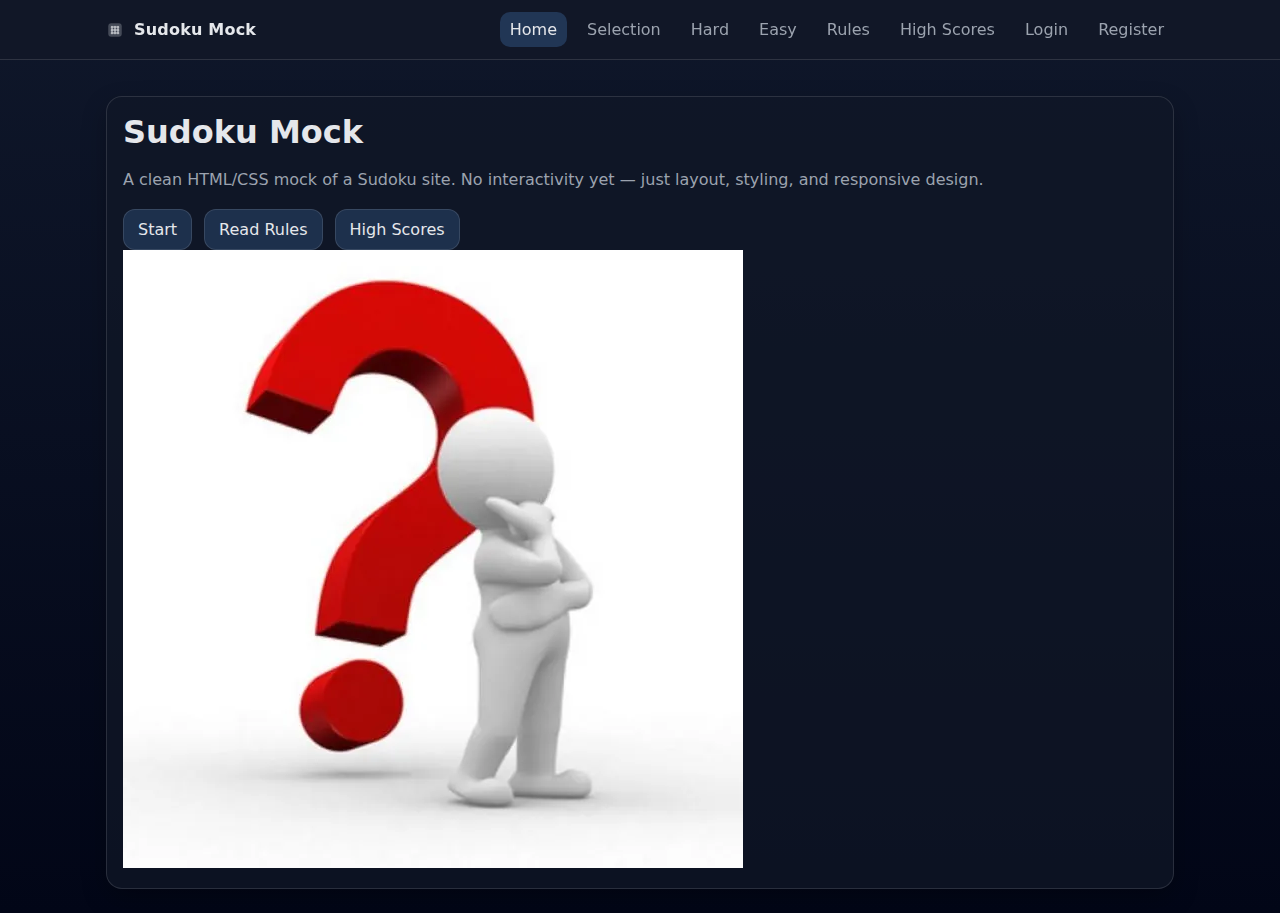
<file: index.html>
<!doctype html>
<html lang="en">
<head>
  <meta charset="UTF-8" />
  <meta name="viewport" content="width=device-width, initial-scale=1.0" />
  <title>Sudoku Mock</title>
  <link rel="preconnect" href="https://fonts.googleapis.com">
  <link rel="preconnect" href="https://fonts.gstatic.com" crossorigin>
  <link href="https://fonts.googleapis.com/css2?family=Inter:wght@400;600;700&display=swap" rel="stylesheet">

  <link rel="stylesheet" href="css/global.css" />
</head>
<body>
  <header class="site-header">
    <nav class="nav">
      <a class="brand" href="../">
        <svg width="18" height="18" viewBox="0 0 24 24" aria-hidden="true">
            <rect x="3" y="3" width="18" height="18" rx="4" fill="currentColor" opacity="0.25"></rect>
            <path d="M7 8h10M7 12h10M7 16h10M8 7v10M12 7v10M16 7v10"stroke="currentColor" stroke-width="1.5" stroke-linecap="round" opacity="0.9"></path>
        </svg>
        <span>Sudoku Mock</span>
      </a>
      <ul class="nav-links">
        <li><a class="active" href="./">Home</a></li>
        <li><a href="selection/">Selection</a></li>
        <li><a href="game_hard/">Hard</a></li>
        <li><a href="game_easy/">Easy</a></li>
        <li><a href="rules/">Rules</a></li>
        <li><a href="high_scores/">High Scores</a></li>
        <li><a href="login/">Login</a></li>
        <li><a href="register/">Register</a></li>
      </ul>
    </nav>
  </header>

  <main>
    <div class="card">
      <h1>Sudoku Mock</h1>
      <p>
        A clean HTML/CSS mock of a Sudoku site. No interactivity yet — just layout, styling, and responsive design.
      </p>

      <div style="display:flex; gap:12px; flex-wrap:wrap; margin-top:12px;">
        <a class="btn" href="selection/">Start</a>
        <a class="btn" href="rules/">Read Rules</a>
        <a class="btn" href="high-scores/">High Scores</a>
      </div>

      <img
      src="assets/img/sudoku_img.webp"
      alt="Sudoku board preview"
      class="home-image"
      />
    </div>
  </main>
</body>
</html>
</file>
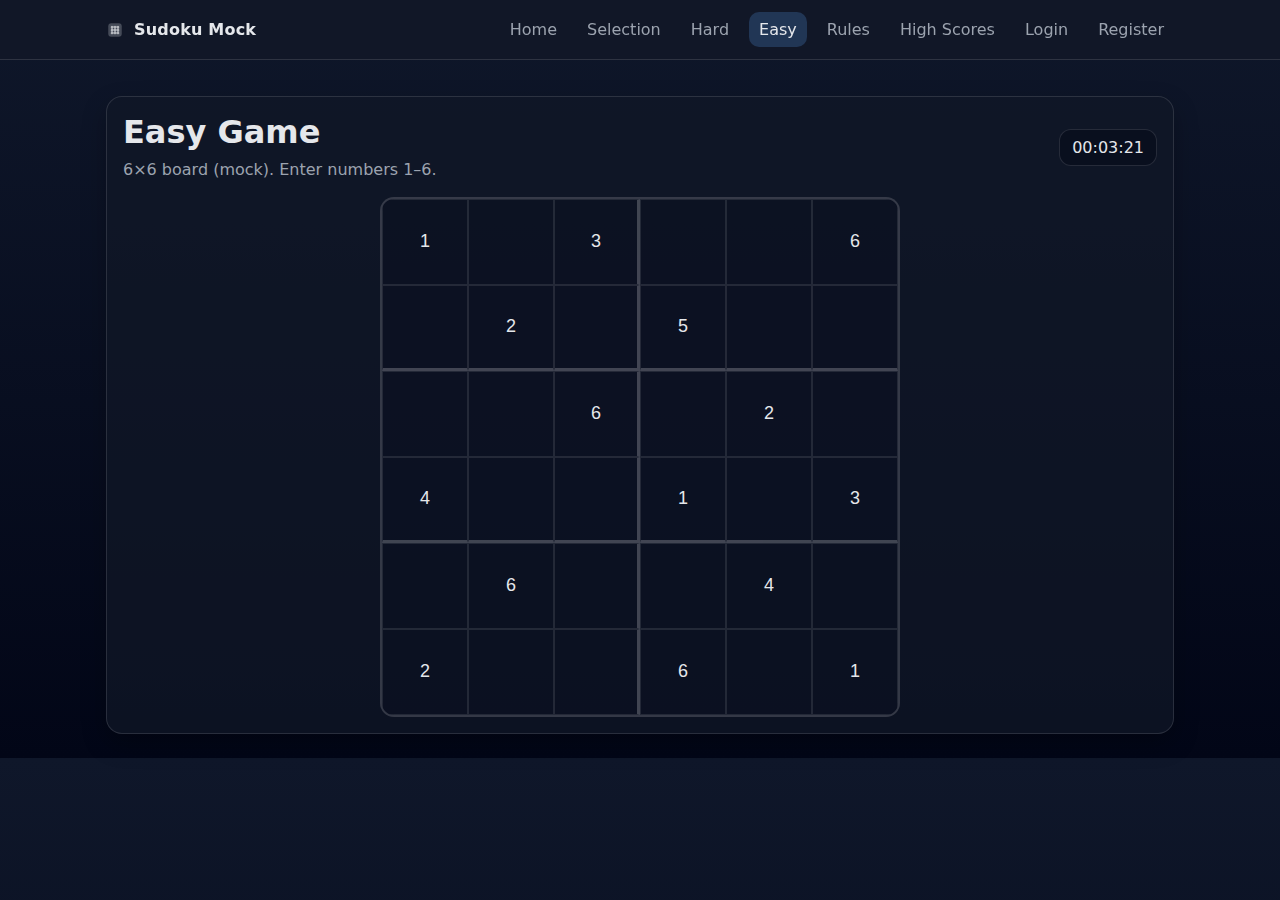
<file: game_easy/index.html>
<!doctype html>
<html lang="en">
<head>
  <meta charset="UTF-8" />
  <meta name="viewport" content="width=device-width, initial-scale=1.0" />
  <title>Easy Game | Sudoku Mock</title>
  <link rel="preconnect" href="https://fonts.googleapis.com">
  <link rel="preconnect" href="https://fonts.gstatic.com" crossorigin>
  <link href="https://fonts.googleapis.com/css2?family=Inter:wght@400;600;700&display=swap" rel="stylesheet">

  <link rel="stylesheet" href="../css/global.css" />
</head>
<body>
  <header class="site-header">
    <nav class="nav">
      <a class="brand" href="../">
        <svg width="18" height="18" viewBox="0 0 24 24" aria-hidden="true">
            <rect x="3" y="3" width="18" height="18" rx="4" fill="currentColor" opacity="0.25"></rect>
            <path d="M7 8h10M7 12h10M7 16h10M8 7v10M12 7v10M16 7v10"stroke="currentColor" stroke-width="1.5" stroke-linecap="round" opacity="0.9"></path>
        </svg>
        <span>Sudoku Mock</span>
      </a>
      <ul class="nav-links">
        <li><a href="../">Home</a></li>
        <li><a href="../selection/">Selection</a></li>
        <li><a href="../game_hard/">Hard</a></li>
        <li><a class="active" href="../game_easy/">Easy</a></li>
        <li><a href="../rules/">Rules</a></li>
        <li><a href="../high_scores/">High Scores</a></li>
        <li><a href="../login/">Login</a></li>
        <li><a href="../register/">Register</a></li>
      </ul>
    </nav>
  </header>

  <main>
    <div class="card">
      <div class="game-top">
        <div>
          <h1 style="margin-bottom: 6px;">Easy Game</h1>
          <p style="margin: 0;">6×6 board (mock). Enter numbers 1–6.</p>
        </div>
        <span class="timer">00:03:21</span>
      </div>

      <div class="board board-6" aria-label="6 by 6 Sudoku board">
        <div class="row">
          <input class="cell" type="number" min="1" max="6" value="1" />
          <input class="cell" type="number" min="1" max="6" />
          <input class="cell" type="number" min="1" max="6" value="3" />
          <input class="cell" type="number" min="1" max="6" />
          <input class="cell" type="number" min="1" max="6" />
          <input class="cell" type="number" min="1" max="6" value="6" />
        </div>
        <div class="row">
          <input class="cell" type="number" min="1" max="6" />
          <input class="cell" type="number" min="1" max="6" value="2" />
          <input class="cell" type="number" min="1" max="6" />
          <input class="cell" type="number" min="1" max="6" value="5" />
          <input class="cell" type="number" min="1" max="6" />
          <input class="cell" type="number" min="1" max="6" />
        </div>
        <div class="row">
          <input class="cell" type="number" min="1" max="6" />
          <input class="cell" type="number" min="1" max="6" />
          <input class="cell" type="number" min="1" max="6" value="6" />
          <input class="cell" type="number" min="1" max="6" />
          <input class="cell" type="number" min="1" max="6" value="2" />
          <input class="cell" type="number" min="1" max="6" />
        </div>
        <div class="row">
          <input class="cell" type="number" min="1" max="6" value="4" />
          <input class="cell" type="number" min="1" max="6" />
          <input class="cell" type="number" min="1" max="6" />
          <input class="cell" type="number" min="1" max="6" value="1" />
          <input class="cell" type="number" min="1" max="6" />
          <input class="cell" type="number" min="1" max="6" value="3" />
        </div>
        <div class="row">
          <input class="cell" type="number" min="1" max="6" />
          <input class="cell" type="number" min="1" max="6" value="6" />
          <input class="cell" type="number" min="1" max="6" />
          <input class="cell" type="number" min="1" max="6" />
          <input class="cell" type="number" min="1" max="6" value="4" />
          <input class="cell" type="number" min="1" max="6" />
        </div>
        <div class="row">
          <input class="cell" type="number" min="1" max="6" value="2" />
          <input class="cell" type="number" min="1" max="6" />
          <input class="cell" type="number" min="1" max="6" />
          <input class="cell" type="number" min="1" max="6" value="6" />
          <input class="cell" type="number" min="1" max="6" />
          <input class="cell" type="number" min="1" max="6" value="1" />
        </div>
      </div>
    </div>
  </main>
</body>
</html>
</file>
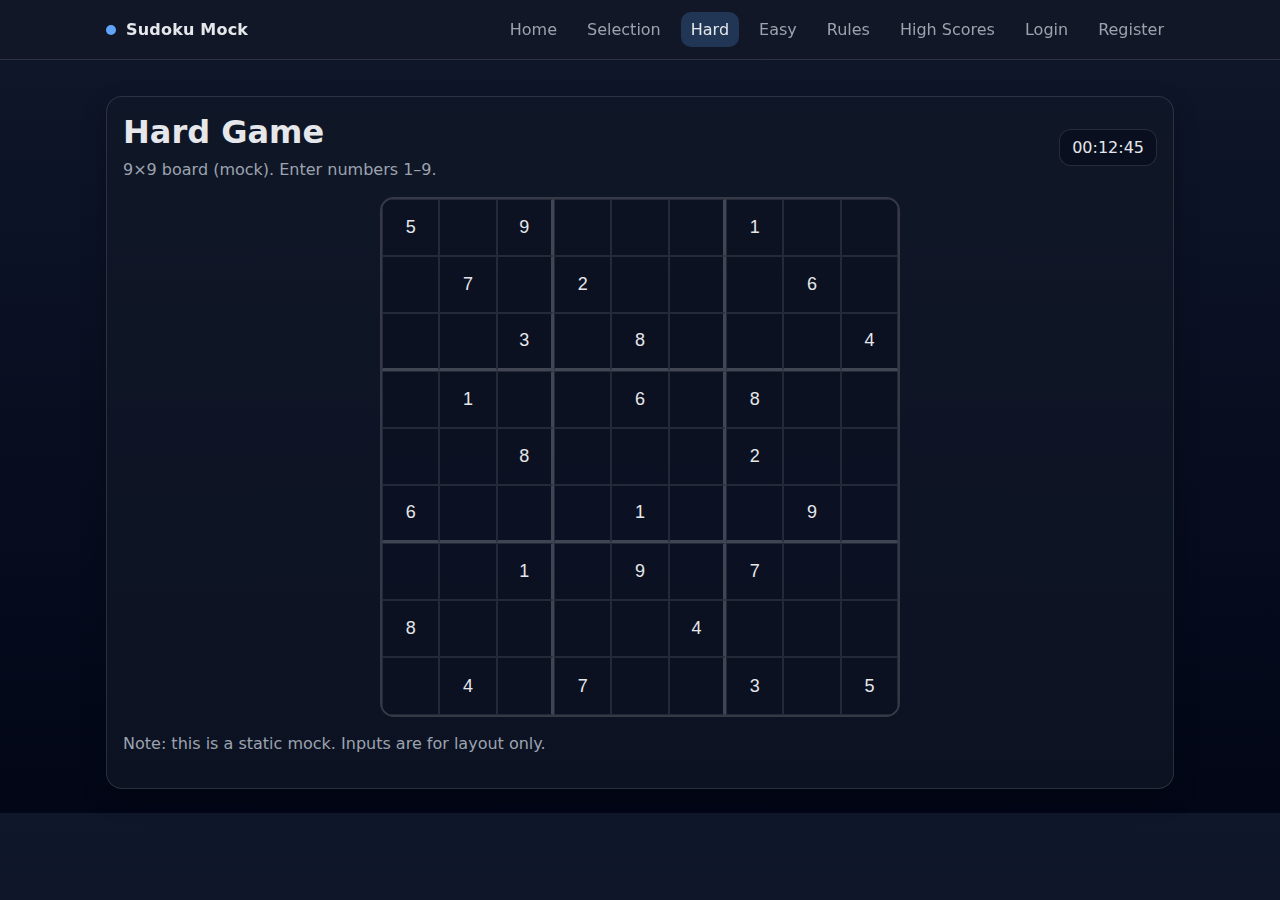
<file: game_hard/index.html>
<!doctype html>
<html lang="en">
<head>
  <meta charset="UTF-8" />
  <meta name="viewport" content="width=device-width, initial-scale=1.0" />
  <title>Hard Game | Sudoku Mock</title>
  <link rel="stylesheet" href="../css/global.css" />
</head>
<body>
  <header class="site-header">
    <nav class="nav">
      <a class="brand" href="../">
        <span class="dot"></span>
        <span>Sudoku Mock</span>
      </a>
      <ul class="nav-links">
        <li><a href="../">Home</a></li>
        <li><a href="../selection/">Selection</a></li>
        <li><a class="active" href="../game_hard/">Hard</a></li>
        <li><a href="../game_easy/">Easy</a></li>
        <li><a href="../rules/">Rules</a></li>
        <li><a href="../high_scores/">High Scores</a></li>
        <li><a href="../login/">Login</a></li>
        <li><a href="../register/">Register</a></li>
      </ul>
    </nav>
  </header>

  <main>
    <div class="card">
      <div class="game-top">
        <div>
          <h1 style="margin-bottom: 6px;">Hard Game</h1>
          <p style="margin: 0;">9×9 board (mock). Enter numbers 1–9.</p>
        </div>
        <span class="timer">00:12:45</span>
      </div>

      <div class="board board-9" aria-label="9 by 9 Sudoku board">
        <!-- Row 1 -->
        <div class="row">
          <input class="cell" type="number" min="1" max="9" value="5" />
          <input class="cell" type="number" min="1" max="9" />
          <input class="cell" type="number" min="1" max="9" value="9" />
          <input class="cell" type="number" min="1" max="9" />
          <input class="cell" type="number" min="1" max="9" />
          <input class="cell" type="number" min="1" max="9" />
          <input class="cell" type="number" min="1" max="9" value="1" />
          <input class="cell" type="number" min="1" max="9" />
          <input class="cell" type="number" min="1" max="9" />
        </div>
        <!-- Row 2 -->
        <div class="row">
          <input class="cell" type="number" min="1" max="9" />
          <input class="cell" type="number" min="1" max="9" value="7" />
          <input class="cell" type="number" min="1" max="9" />
          <input class="cell" type="number" min="1" max="9" value="2" />
          <input class="cell" type="number" min="1" max="9" />
          <input class="cell" type="number" min="1" max="9" />
          <input class="cell" type="number" min="1" max="9" />
          <input class="cell" type="number" min="1" max="9" value="6" />
          <input class="cell" type="number" min="1" max="9" />
        </div>
        <!-- Row 3 -->
        <div class="row">
          <input class="cell" type="number" min="1" max="9" />
          <input class="cell" type="number" min="1" max="9" />
          <input class="cell" type="number" min="1" max="9" value="3" />
          <input class="cell" type="number" min="1" max="9" />
          <input class="cell" type="number" min="1" max="9" value="8" />
          <input class="cell" type="number" min="1" max="9" />
          <input class="cell" type="number" min="1" max="9" />
          <input class="cell" type="number" min="1" max="9" />
          <input class="cell" type="number" min="1" max="9" value="4" />
        </div>
        <!-- Row 4 -->
        <div class="row">
          <input class="cell" type="number" min="1" max="9" />
          <input class="cell" type="number" min="1" max="9" value="1" />
          <input class="cell" type="number" min="1" max="9" />
          <input class="cell" type="number" min="1" max="9" />
          <input class="cell" type="number" min="1" max="9" value="6" />
          <input class="cell" type="number" min="1" max="9" />
          <input class="cell" type="number" min="1" max="9" value="8" />
          <input class="cell" type="number" min="1" max="9" />
          <input class="cell" type="number" min="1" max="9" />
        </div>
        <!-- Row 5 -->
        <div class="row">
          <input class="cell" type="number" min="1" max="9" />
          <input class="cell" type="number" min="1" max="9" />
          <input class="cell" type="number" min="1" max="9" value="8" />
          <input class="cell" type="number" min="1" max="9" />
          <input class="cell" type="number" min="1" max="9" />
          <input class="cell" type="number" min="1" max="9" />
          <input class="cell" type="number" min="1" max="9" value="2" />
          <input class="cell" type="number" min="1" max="9" />
          <input class="cell" type="number" min="1" max="9" />
        </div>
        <!-- Row 6 -->
        <div class="row">
          <input class="cell" type="number" min="1" max="9" value="6" />
          <input class="cell" type="number" min="1" max="9" />
          <input class="cell" type="number" min="1" max="9" />
          <input class="cell" type="number" min="1" max="9" />
          <input class="cell" type="number" min="1" max="9" value="1" />
          <input class="cell" type="number" min="1" max="9" />
          <input class="cell" type="number" min="1" max="9" />
          <input class="cell" type="number" min="1" max="9" value="9" />
          <input class="cell" type="number" min="1" max="9" />
        </div>
        <!-- Row 7 -->
        <div class="row">
          <input class="cell" type="number" min="1" max="9" />
          <input class="cell" type="number" min="1" max="9" />
          <input class="cell" type="number" min="1" max="9" value="1" />
          <input class="cell" type="number" min="1" max="9" />
          <input class="cell" type="number" min="1" max="9" value="9" />
          <input class="cell" type="number" min="1" max="9" />
          <input class="cell" type="number" min="1" max="9" value="7" />
          <input class="cell" type="number" min="1" max="9" />
          <input class="cell" type="number" min="1" max="9" />
        </div>
        <!-- Row 8 -->
        <div class="row">
          <input class="cell" type="number" min="1" max="9" value="8" />
          <input class="cell" type="number" min="1" max="9" />
          <input class="cell" type="number" min="1" max="9" />
          <input class="cell" type="number" min="1" max="9" />
          <input class="cell" type="number" min="1" max="9" />
          <input class="cell" type="number" min="1" max="9" value="4" />
          <input class="cell" type="number" min="1" max="9" />
          <input class="cell" type="number" min="1" max="9" />
          <input class="cell" type="number" min="1" max="9" />
        </div>
        <!-- Row 9 -->
        <div class="row">
          <input class="cell" type="number" min="1" max="9" />
          <input class="cell" type="number" min="1" max="9" value="4" />
          <input class="cell" type="number" min="1" max="9" />
          <input class="cell" type="number" min="1" max="9" value="7" />
          <input class="cell" type="number" min="1" max="9" />
          <input class="cell" type="number" min="1" max="9" />
          <input class="cell" type="number" min="1" max="9" value="3" />
          <input class="cell" type="number" min="1" max="9" />
          <input class="cell" type="number" min="1" max="9" value="5" />
        </div>
      </div>

      <p style="margin-top: 14px;">
        Note: this is a static mock. Inputs are for layout only.
      </p>
    </div>
  </main>
</body>
</html>
</file>
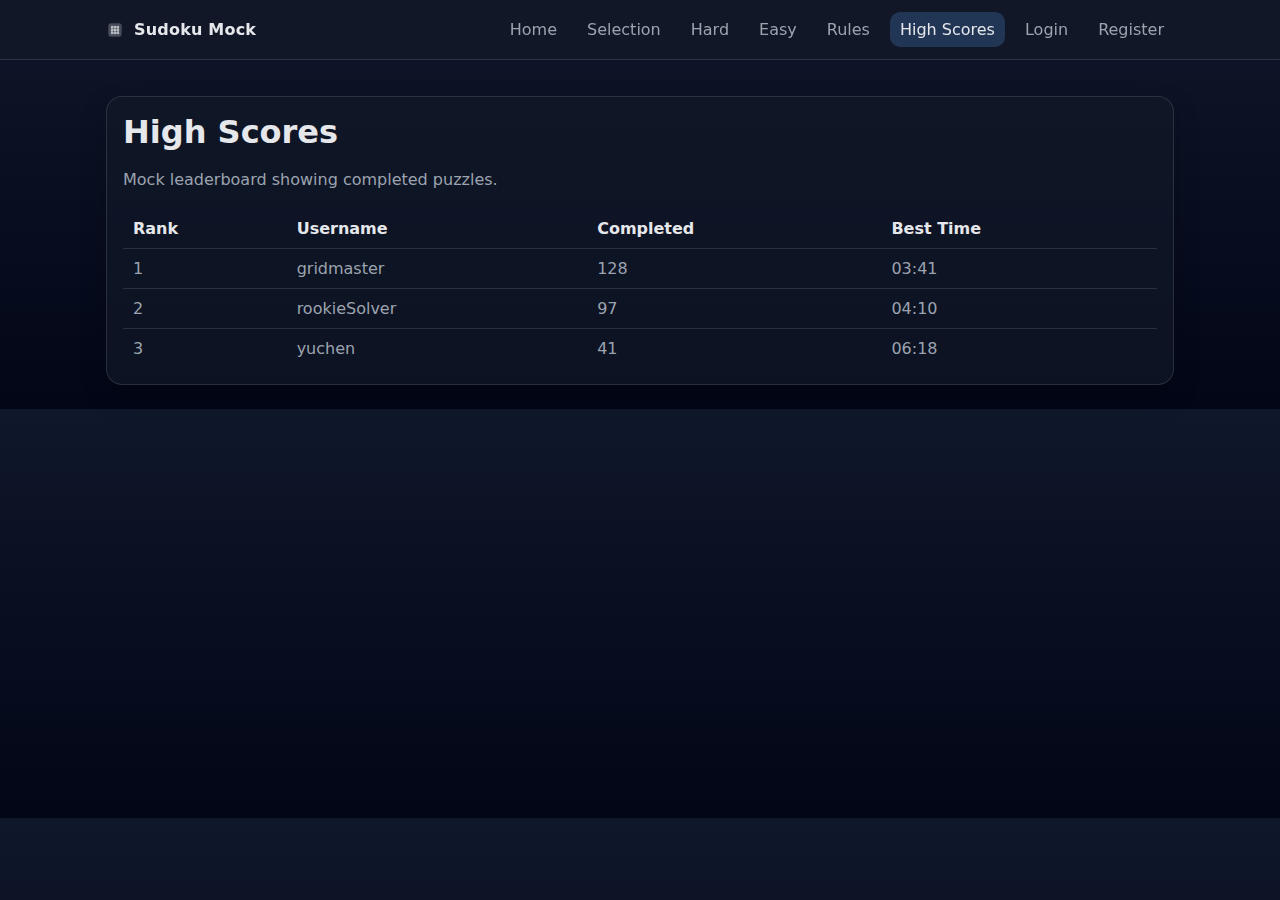
<file: high_scores/index.html>
<!doctype html>
<html lang="en">
<head>
  <meta charset="UTF-8" />
  <meta name="viewport" content="width=device-width, initial-scale=1.0" />
  <title>High Scores | Sudoku Mock</title>
  <link rel="preconnect" href="https://fonts.googleapis.com">
  <link rel="preconnect" href="https://fonts.gstatic.com" crossorigin>
  <link href="https://fonts.googleapis.com/css2?family=Inter:wght@400;600;700&display=swap" rel="stylesheet">

  <link rel="stylesheet" href="../css/global.css" />
</head>
<body>
  <header class="site-header">
    <nav class="nav">
      <a class="brand" href="../">
        <svg width="18" height="18" viewBox="0 0 24 24" aria-hidden="true">
            <rect x="3" y="3" width="18" height="18" rx="4" fill="currentColor" opacity="0.25"></rect>
            <path d="M7 8h10M7 12h10M7 16h10M8 7v10M12 7v10M16 7v10"stroke="currentColor" stroke-width="1.5" stroke-linecap="round" opacity="0.9"></path>
        </svg>
        <span>Sudoku Mock</span>
      </a>
      <ul class="nav-links">
        <li><a href="../">Home</a></li>
        <li><a href="../selection/">Selection</a></li>
        <li><a href="../game_hard/">Hard</a></li>
        <li><a href="../game_easy/">Easy</a></li>
        <li><a href="../rules/">Rules</a></li>
        <li><a class="active" href="../high_scores/">High Scores</a></li>
        <li><a href="../login/">Login</a></li>
        <li><a href="../register/">Register</a></li>
      </ul>
    </nav>
  </header>

  <main>
    <div class="card">
      <h1>High Scores</h1>
      <p>Mock leaderboard showing completed puzzles.</p>

      <div style="overflow-x:auto; margin-top: 14px;">
        <table style="width:100%; border-collapse: collapse;">
          <thead>
            <tr>
              <th style="text-align:left; padding:10px; border-bottom:1px solid var(--border);">Rank</th>
              <th style="text-align:left; padding:10px; border-bottom:1px solid var(--border);">Username</th>
              <th style="text-align:left; padding:10px; border-bottom:1px solid var(--border);">Completed</th>
              <th style="text-align:left; padding:10px; border-bottom:1px solid var(--border);">Best Time</th>
            </tr>
          </thead>
          <tbody style="color: var(--muted);">
            <tr>
              <td style="padding:10px; border-bottom:1px solid var(--border);">1</td>
              <td style="padding:10px; border-bottom:1px solid var(--border);">gridmaster</td>
              <td style="padding:10px; border-bottom:1px solid var(--border);">128</td>
              <td style="padding:10px; border-bottom:1px solid var(--border);">03:41</td>
            </tr>
            <tr>
              <td style="padding:10px; border-bottom:1px solid var(--border);">2</td>
              <td style="padding:10px; border-bottom:1px solid var(--border);">rookieSolver</td>
              <td style="padding:10px; border-bottom:1px solid var(--border);">97</td>
              <td style="padding:10px; border-bottom:1px solid var(--border);">04:10</td>
            </tr>
            <tr>
              <td style="padding:10px;">3</td>
              <td style="padding:10px;">yuchen</td>
              <td style="padding:10px;">41</td>
              <td style="padding:10px;">06:18</td>
            </tr>
          </tbody>
        </table>
      </div>
    </div>
  </main>
</body>
</html>
</file>
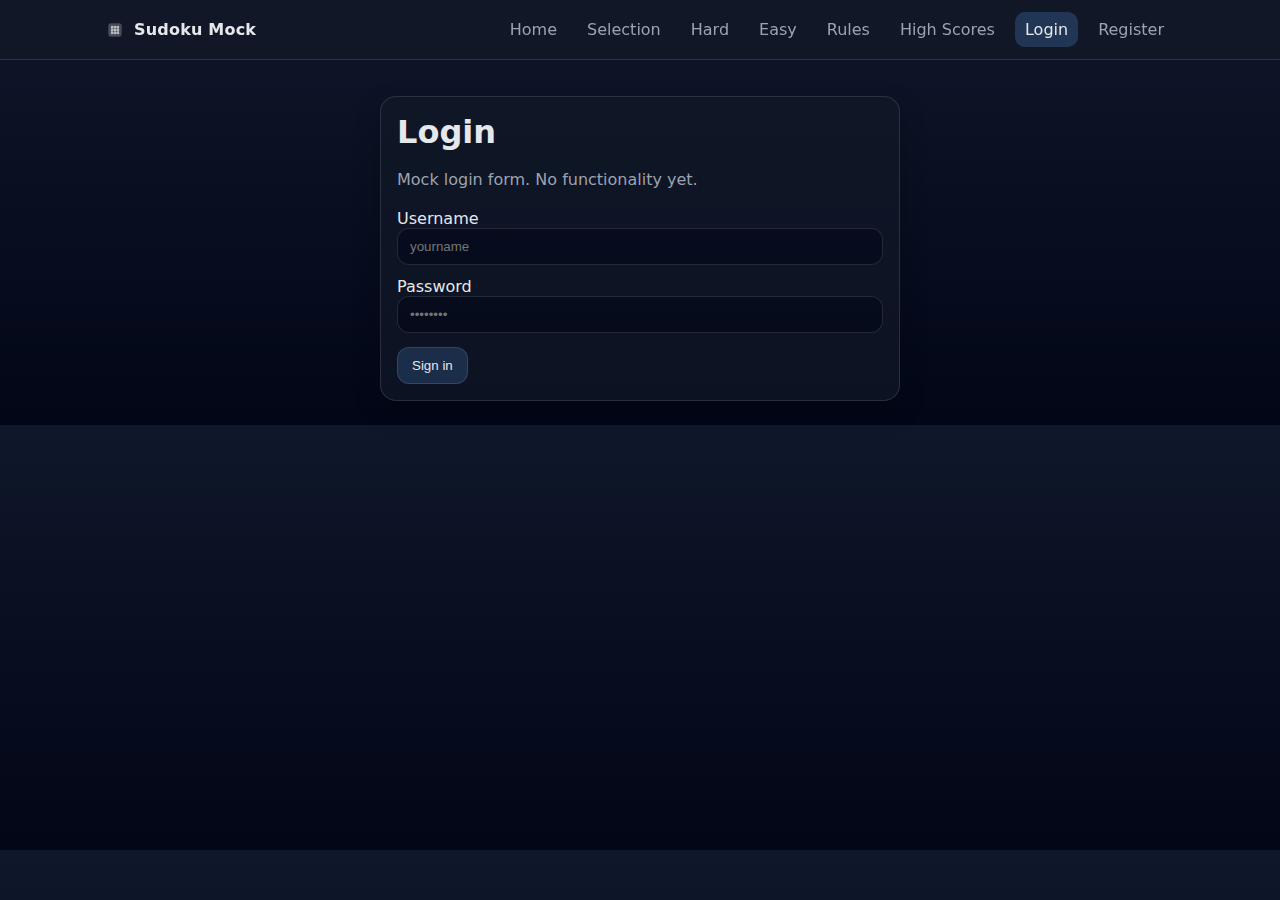
<file: login/index.html>
<!doctype html>
<html lang="en">
<head>
  <meta charset="UTF-8" />
  <meta name="viewport" content="width=device-width, initial-scale=1.0" />
  <title>Login | Sudoku Mock</title>
  <link rel="preconnect" href="https://fonts.googleapis.com">
  <link rel="preconnect" href="https://fonts.gstatic.com" crossorigin>
  <link href="https://fonts.googleapis.com/css2?family=Inter:wght@400;600;700&display=swap" rel="stylesheet">

  <link rel="stylesheet" href="../css/global.css" />
</head>
<body>
  <header class="site-header">
    <nav class="nav">
      <a class="brand" href="../">
        <svg width="18" height="18" viewBox="0 0 24 24" aria-hidden="true">
            <rect x="3" y="3" width="18" height="18" rx="4" fill="currentColor" opacity="0.25"></rect>
            <path d="M7 8h10M7 12h10M7 16h10M8 7v10M12 7v10M16 7v10"stroke="currentColor" stroke-width="1.5" stroke-linecap="round" opacity="0.9"></path>
        </svg>
        <span>Sudoku Mock</span>
      </a>
      <ul class="nav-links">
        <li><a href="../">Home</a></li>
        <li><a href="../selection/">Selection</a></li>
        <li><a href="../game_hard/">Hard</a></li>
        <li><a href="../game_easy/">Easy</a></li>
        <li><a href="../rules/">Rules</a></li>
        <li><a href="../high_scores/">High Scores</a></li>
        <li><a class="active" href="../login/">Login</a></li>
        <li><a href="../register/">Register</a></li>
      </ul>
    </nav>
  </header>

  <main>
    <div class="card" style="max-width: 520px; margin: 0 auto;">
      <h1>Login</h1>
      <p>Mock login form. No functionality yet.</p>

      <form>
        <div style="margin-top: 14px;">
          <label for="username">Username</label>
          <input class="input" id="username" name="username" type="text" placeholder="yourname" />
        </div>

        <div style="margin-top: 12px;">
          <label for="password">Password</label>
          <input class="input" id="password" name="password" type="password" placeholder="••••••••" />
        </div>

        <div style="margin-top: 14px;">
          <button class="btn" type="submit">Sign in</button>
        </div>
      </form>
    </div>
  </main>
</body>
</html>
</file>
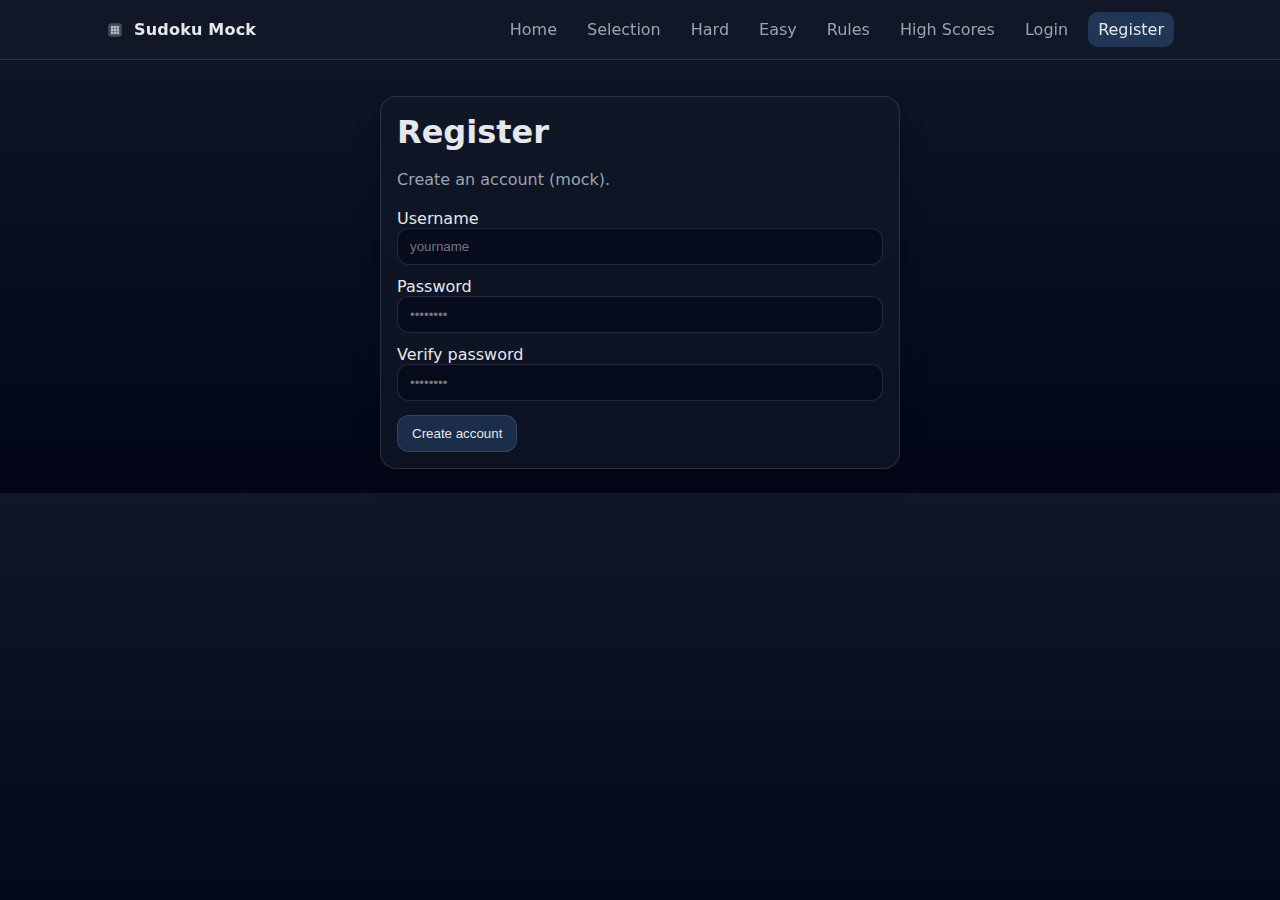
<file: register/index.html>
<!doctype html>
<html lang="en">
<head>
  <meta charset="UTF-8" />
  <meta name="viewport" content="width=device-width, initial-scale=1.0" />
  <title>Register | Sudoku Mock</title>
  <link rel="preconnect" href="https://fonts.googleapis.com">
  <link rel="preconnect" href="https://fonts.gstatic.com" crossorigin>
  <link href="https://fonts.googleapis.com/css2?family=Inter:wght@400;600;700&display=swap" rel="stylesheet">

  <link rel="stylesheet" href="../css/global.css" />
</head>
<body>
  <header class="site-header">
    <nav class="nav">
      <a class="brand" href="../">
        <svg width="18" height="18" viewBox="0 0 24 24" aria-hidden="true">
            <rect x="3" y="3" width="18" height="18" rx="4" fill="currentColor" opacity="0.25"></rect>
            <path d="M7 8h10M7 12h10M7 16h10M8 7v10M12 7v10M16 7v10"stroke="currentColor" stroke-width="1.5" stroke-linecap="round" opacity="0.9"></path>
        </svg>
        <span>Sudoku Mock</span>
      </a>
      <ul class="nav-links">
        <li><a href="../">Home</a></li>
        <li><a href="../selection/">Selection</a></li>
        <li><a href="../game_hard/">Hard</a></li>
        <li><a href="../game_easy/">Easy</a></li>
        <li><a href="../rules/">Rules</a></li>
        <li><a href="../high_scores/">High Scores</a></li>
        <li><a href="../login/">Login</a></li>
        <li><a class="active" href="../register/">Register</a></li>
      </ul>
    </nav>
  </header>

  <main>
    <div class="card" style="max-width: 520px; margin: 0 auto;">
      <h1>Register</h1>
      <p>Create an account (mock).</p>

      <form>
        <div style="margin-top: 14px;">
          <label for="r-username">Username</label>
          <input class="input" id="r-username" name="username" type="text" placeholder="yourname" />
        </div>

        <div style="margin-top: 12px;">
          <label for="r-password">Password</label>
          <input class="input" id="r-password" name="password" type="password" placeholder="••••••••" />
        </div>

        <div style="margin-top: 12px;">
          <label for="r-password2">Verify password</label>
          <input class="input" id="r-password2" name="password2" type="password" placeholder="••••••••" />
        </div>

        <div style="margin-top: 14px;">
          <button class="btn" type="submit">Create account</button>
        </div>
      </form>
    </div>
  </main>
</body>
</html>
</file>
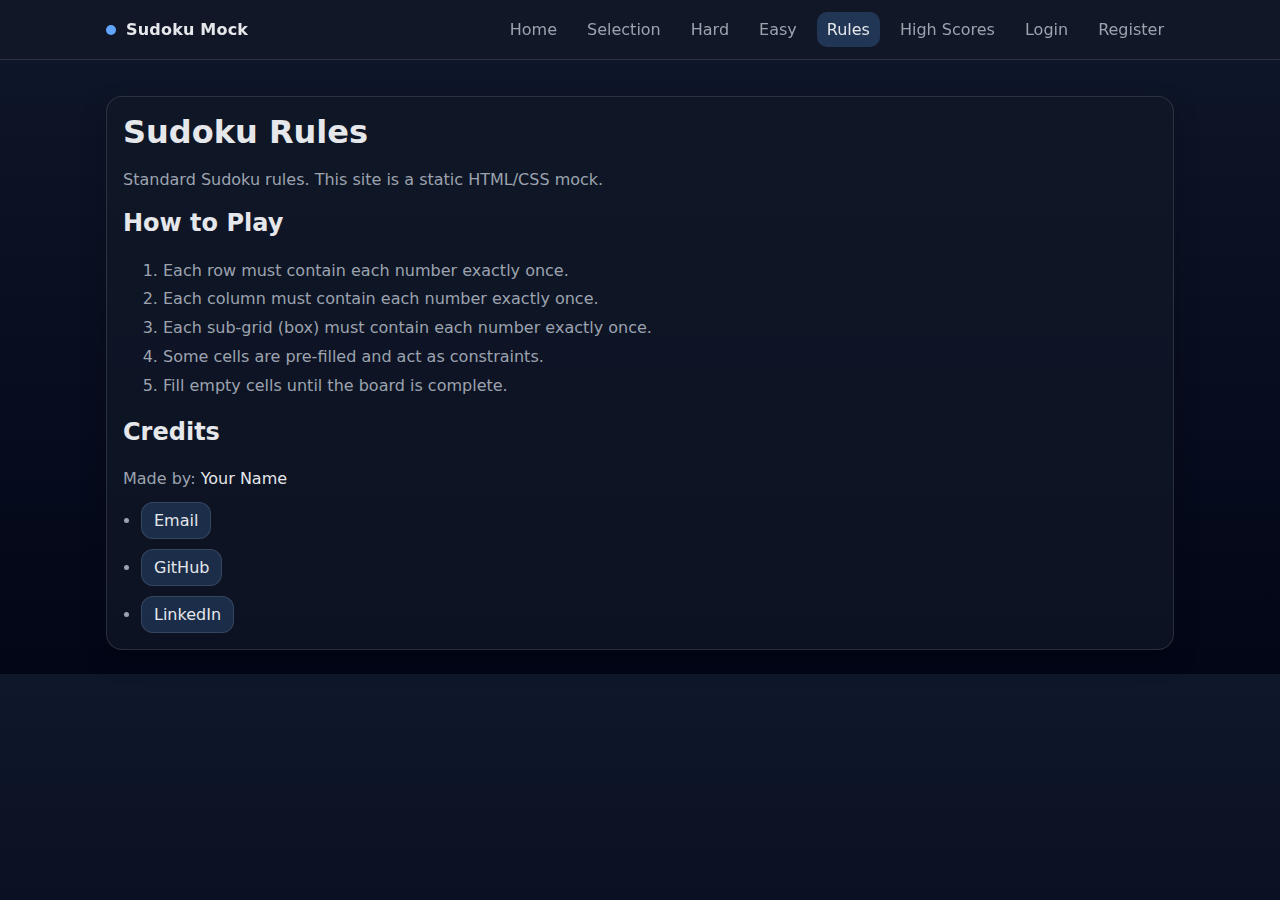
<file: rules/index.html>
<!doctype html>
<html lang="en">
<head>
  <meta charset="UTF-8" />
  <meta name="viewport" content="width=device-width, initial-scale=1.0" />
  <title>Rules | Sudoku Mock</title>
  <link rel="stylesheet" href="../css/global.css" />
</head>
<body>
  <header class="site-header">
    <nav class="nav">
      <a class="brand" href="../">
        <span class="dot"></span>
        <span>Sudoku Mock</span>
      </a>
      <ul class="nav-links">
        <li><a href="../">Home</a></li>
        <li><a href="../selection/">Selection</a></li>
        <li><a href="../game_hard/">Hard</a></li>
        <li><a href="../game_easy/">Easy</a></li>
        <li><a class="active" href="../rules/">Rules</a></li>
        <li><a href="../high_scores/">High Scores</a></li>
        <li><a href="../login/">Login</a></li>
        <li><a href="../register/">Register</a></li>
      </ul>
    </nav>
  </header>

  <main>
    <div class="card">
      <h1>Sudoku Rules</h1>
      <p>Standard Sudoku rules. This site is a static HTML/CSS mock.</p>

      <h2 style="margin-top: 16px;">How to Play</h2>
      <ol style="color: var(--muted); line-height: 1.8;">
        <li>Each row must contain each number exactly once.</li>
        <li>Each column must contain each number exactly once.</li>
        <li>Each sub-grid (box) must contain each number exactly once.</li>
        <li>Some cells are pre-filled and act as constraints.</li>
        <li>Fill empty cells until the board is complete.</li>
      </ol>

      <h2 style="margin-top: 18px;">Credits</h2>
      <p style="margin-bottom: 10px;">Made by: <span style="color: var(--text);">Your Name</span></p>

      <ul style="margin: 0; padding-left: 18px; color: var(--muted);">
        <li><a class="btn" style="padding: 8px 12px;" href="mailto:you@example.com">Email</a></li>
        <li style="margin-top: 10px;"><a class="btn" style="padding: 8px 12px;" href="https://github.com/" target="_blank" rel="noreferrer">GitHub</a></li>
        <li style="margin-top: 10px;"><a class="btn" style="padding: 8px 12px;" href="https://www.linkedin.com/" target="_blank" rel="noreferrer">LinkedIn</a></li>
      </ul>
    </div>
  </main>
</body>
</html>
</file>
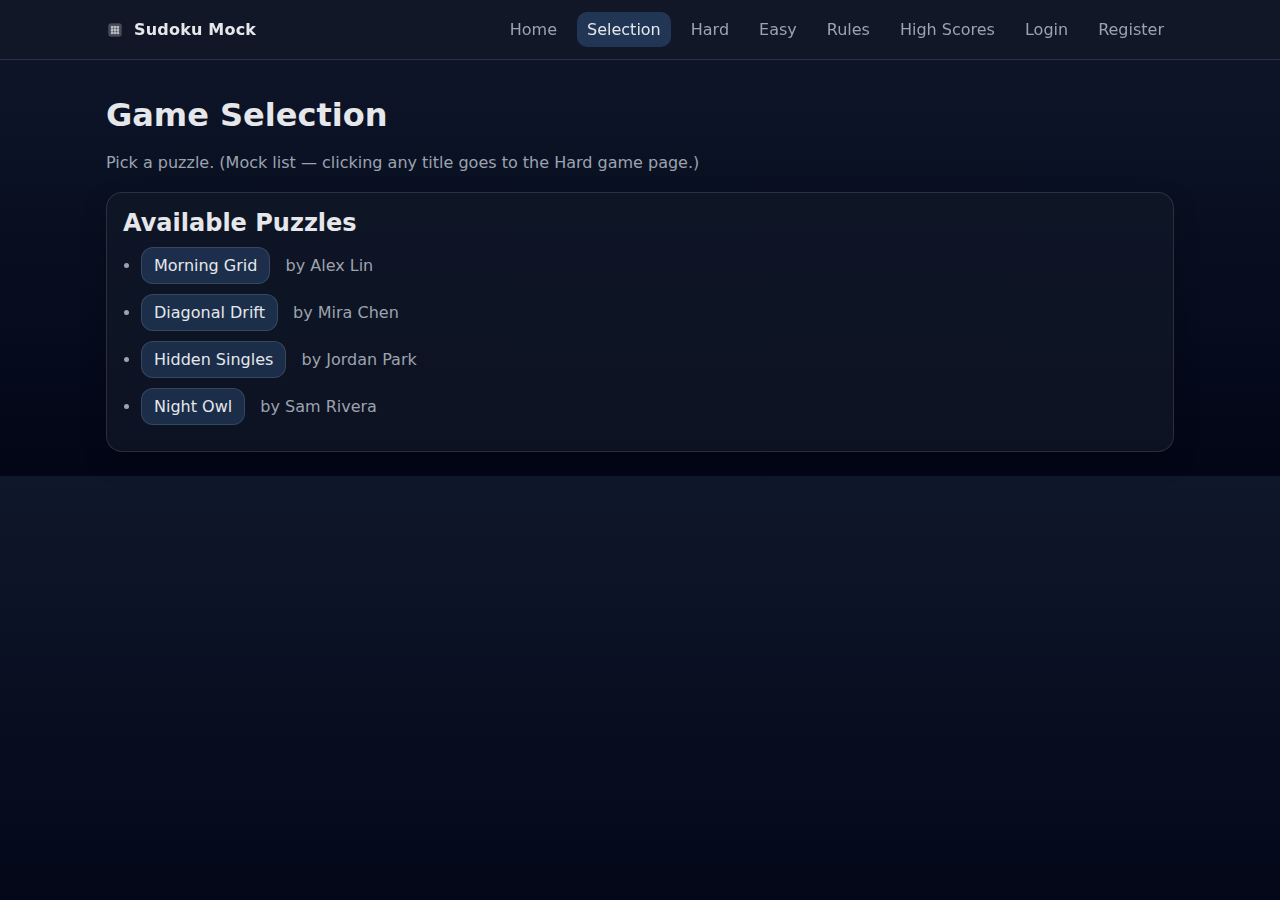
<file: selection/index.html>
<!doctype html>
<html lang="en">

<head>
  <meta charset="UTF-8" />
  <meta name="viewport" content="width=device-width, initial-scale=1.0" />
  <title>Selection | Sudoku Mock</title>
  <link rel="preconnect" href="https://fonts.googleapis.com">
  <link rel="preconnect" href="https://fonts.gstatic.com" crossorigin>
  <link href="https://fonts.googleapis.com/css2?family=Inter:wght@400;600;700&display=swap" rel="stylesheet">

  <link rel="stylesheet" href="../css/global.css" />
</head>

<body>
  <header class="site-header">
    <nav class="nav">
      <a class="brand" href="../">
        <svg width="18" height="18" viewBox="0 0 24 24" aria-hidden="true">
            <rect x="3" y="3" width="18" height="18" rx="4" fill="currentColor" opacity="0.25"></rect>
            <path d="M7 8h10M7 12h10M7 16h10M8 7v10M12 7v10M16 7v10"stroke="currentColor" stroke-width="1.5" stroke-linecap="round" opacity="0.9"></path>
        </svg>
        <span>Sudoku Mock</span>
      </a>
      <ul class="nav-links">
        <li><a href="../">Home</a></li>
        <li><a class="active" href="../selection/">Selection</a></li>
        <li><a href="../game_hard/">Hard</a></li>
        <li><a href="../game_easy/">Easy</a></li>
        <li><a href="../rules/">Rules</a></li>
        <li><a href="../high_scores/">High Scores</a></li>
        <li><a href="../login/">Login</a></li>
        <li><a href="../register/">Register</a></li>
      </ul>
    </nav>
  </header>

  <main>
    <h1>Game Selection</h1>
    <p>Pick a puzzle. (Mock list — clicking any title goes to the Hard game page.)</p>

    <div class="card" style="margin-top: 14px;">
      <h2 style="margin: 0 0 10px;">Available Puzzles</h2>

      <ul style="margin: 0; padding-left: 18px; color: var(--muted);">
        <li style="margin: 10px 0;">
          <a class="btn" style="padding: 8px 12px;" href="../game_hard/">Morning Grid</a>
          <span style="margin-left: 10px;">by Alex Lin</span>
        </li>
        <li style="margin: 10px 0;">
          <a class="btn" style="padding: 8px 12px;" href="../game_hard/">Diagonal Drift</a>
          <span style="margin-left: 10px;">by Mira Chen</span>
        </li>
        <li style="margin: 10px 0;">
          <a class="btn" style="padding: 8px 12px;" href="../game_hard/">Hidden Singles</a>
          <span style="margin-left: 10px;">by Jordan Park</span>
        </li>
        <li style="margin: 10px 0;">
          <a class="btn" style="padding: 8px 12px;" href="../game_hard/">Night Owl</a>
          <span style="margin-left: 10px;">by Sam Rivera</span>
        </li>
      </ul>
    </div>
  </main>
</body>
</html>
</file>
<file: css/global.css>
/* ========== Base ========== */
:root{
  --bg: #0f172a;
  --panel: #111827;
  --text: #e5e7eb;
  --muted: #9ca3af;
  --brand: #60a5fa;
  --border: rgba(255,255,255,0.12);
  --shadow: 0 10px 25px rgba(0,0,0,0.25);
}

*{ box-sizing: border-box; }

html, body{
  margin: 0;
  padding: 0;
  font-family: system-ui, -apple-system, Segoe UI, Roboto, Helvetica, Arial, "Apple Color Emoji","Segoe UI Emoji";
  background: linear-gradient(180deg, var(--bg), #020617);
  color: var(--text);
}

a{ color: inherit; text-decoration: none; }

main{
  padding: 96px 16px 24px; /* 给顶部 fixed navbar 让位 */
  max-width: 1100px;
  margin: 0 auto;
}

h1{ font-size: 32px; margin: 0 0 8px; }
p{ color: var(--muted); line-height: 1.6; }

/* ========== Navbar ========== */
.site-header{
  position: fixed;
  top: 0;
  left: 0;
  right: 0;
  z-index: 999;
  background-color: rgba(17,24,39,0.92);
  backdrop-filter: blur(10px);
  border-bottom: 1px solid var(--border);
}

.nav{
  max-width: 1100px;
  margin: 0 auto;
  padding: 12px 16px;
  display: flex;
  align-items: center;
  justify-content: space-between;
  gap: 12px;
}

.brand{
  display: flex;
  align-items: center;
  gap: 10px;
  font-weight: 700;
  letter-spacing: 0.2px;
}

.brand .dot{
  width: 10px;
  height: 10px;
  border-radius: 50%;
  background-color: var(--brand);
}

.nav-links{
  list-style: none;
  margin: 0;
  padding: 0;
  display: flex;
  gap: 10px;
  flex-wrap: wrap;
  justify-content: flex-end;
}

.nav-links a{
  display: inline-flex;
  align-items: center;
  padding: 8px 10px;
  border-radius: 10px;
  color: var(--muted);
  transition: transform 160ms ease, background-color 160ms ease, color 160ms ease;
}

/* pseudo-element #1 */
.nav-links a:hover{
  transform: translateY(-1px);
  background-color: rgba(96,165,250,0.14);
  color: var(--text);
}

.nav-links a.active{
  background-color: rgba(96,165,250,0.22);
  color: var(--text);
}

/* ========== Components ========== */
.card{
  background-color: rgba(17,24,39,0.72);
  border: 1px solid var(--border);
  border-radius: 16px;
  padding: 16px;
  box-shadow: var(--shadow);
}

.btn{
  display: inline-flex;
  align-items: center;
  justify-content: center;
  padding: 10px 14px;
  border-radius: 12px;
  border: 1px solid var(--border);
  background-color: rgba(96,165,250,0.18);
  color: var(--text);
  cursor: pointer;
  transition: transform 160ms ease, background-color 160ms ease;
}

/* pseudo-element #2 */
.btn:hover{ transform: scale(1.02); }

/* pseudo-element #3（多一个也没坏处） */
.btn:active{ transform: scale(0.98); }

.input{
  width: 100%;
  padding: 10px 12px;
  border-radius: 12px;
  border: 1px solid var(--border);
  background-color: rgba(2,6,23,0.55);
  color: var(--text);
}

/* pseudo-element #4 */
.input:focus{
  outline: 2px solid rgba(96,165,250,0.45);
  outline-offset: 1px;
}

/* ========== Mobile layout: move navbar to bottom ========== */
@media (max-width: 600px){
  main{
    padding: 24px 14px 96px;
  }

  .site-header{
    top: auto;
    bottom: 0;
    border-bottom: none;
    border-top: 1px solid var(--border);
  }

  .nav{
    justify-content: center;
  }

  .brand{ display: none; }

  .nav-links{
  width: 100%;
  display: flex;
  justify-content: space-around;
  align-items: center;
  gap: 6px;
  flex-wrap: nowrap;
  overflow-x: auto;
  scrollbar-width: none; /* Firefox */
}

.nav-links::-webkit-scrollbar{
  display: none; /* Chrome */
}


  .nav-links a{
    padding: 10px 8px;
    border-radius: 12px;
  }
}
/* ========== Sudoku ========== */
.game-top{
  display: flex;
  align-items: center;
  justify-content: space-between;
  gap: 12px;
  margin-bottom: 14px;
}

.timer{
  font-variant-numeric: tabular-nums;
  padding: 8px 12px;
  border-radius: 12px;
  border: 1px solid var(--border);
  background-color: rgba(2,6,23,0.45);
  color: var(--text);
}

.board{
  display: flex;
  flex-direction: column;
  gap: 0;
  border: 2px solid rgba(255,255,255,0.18);
  border-radius: 14px;
  overflow: hidden;
  width: min(520px, calc(100vw - 56px));
  margin: 0 auto;
  background-color: rgba(2,6,23,0.35);
  box-sizing: boarder-box;
}

.board .row{
  display: grid;
  gap: 0;
}

.board-9 .row{
  grid-template-columns: repeat(9, 1fr);
}

.cell{
  width: 100%;
  aspect-ratio: 1 / 1;
  border: 1px solid rgba(255,255,255,0.10);
  background-color: rgba(17,24,39,0.35);
  color: var(--text);
  text-align: center;
  font-size: 18px;
  box-sizing:border-box;
}

.cell::-webkit-outer-spin-button,
.cell::-webkit-inner-spin-button{
  -webkit-appearance: none;
  margin: 0;
}

.cell:hover{
  background-color: rgba(96,165,250,0.14);
}

.board-9 .row .cell:nth-child(3),
.board-9 .row .cell:nth-child(6){
  border-right-width: 3px;
  border-right-color: rgba(255,255,255,0.22);
}

.board-9 .row:nth-child(3) .cell,
.board-9 .row:nth-child(6) .cell{
  border-bottom-width: 3px;
  border-bottom-color: rgba(255,255,255,0.22);
}

/* 6x6 board */
.board-6 .row{
  grid-template-columns: repeat(6, 1fr);
}

.board-6 .row .cell:nth-child(3){
  border-right-width: 3px;
  border-right-color: rgba(255,255,255,0.22);
}

.board-6 .row:nth-child(2) .cell,
.board-6 .row:nth-child(4) .cell{
  border-bottom-width: 3px;
  border-bottom-color: rgba(255,255,255,0.22);
}
</file>
